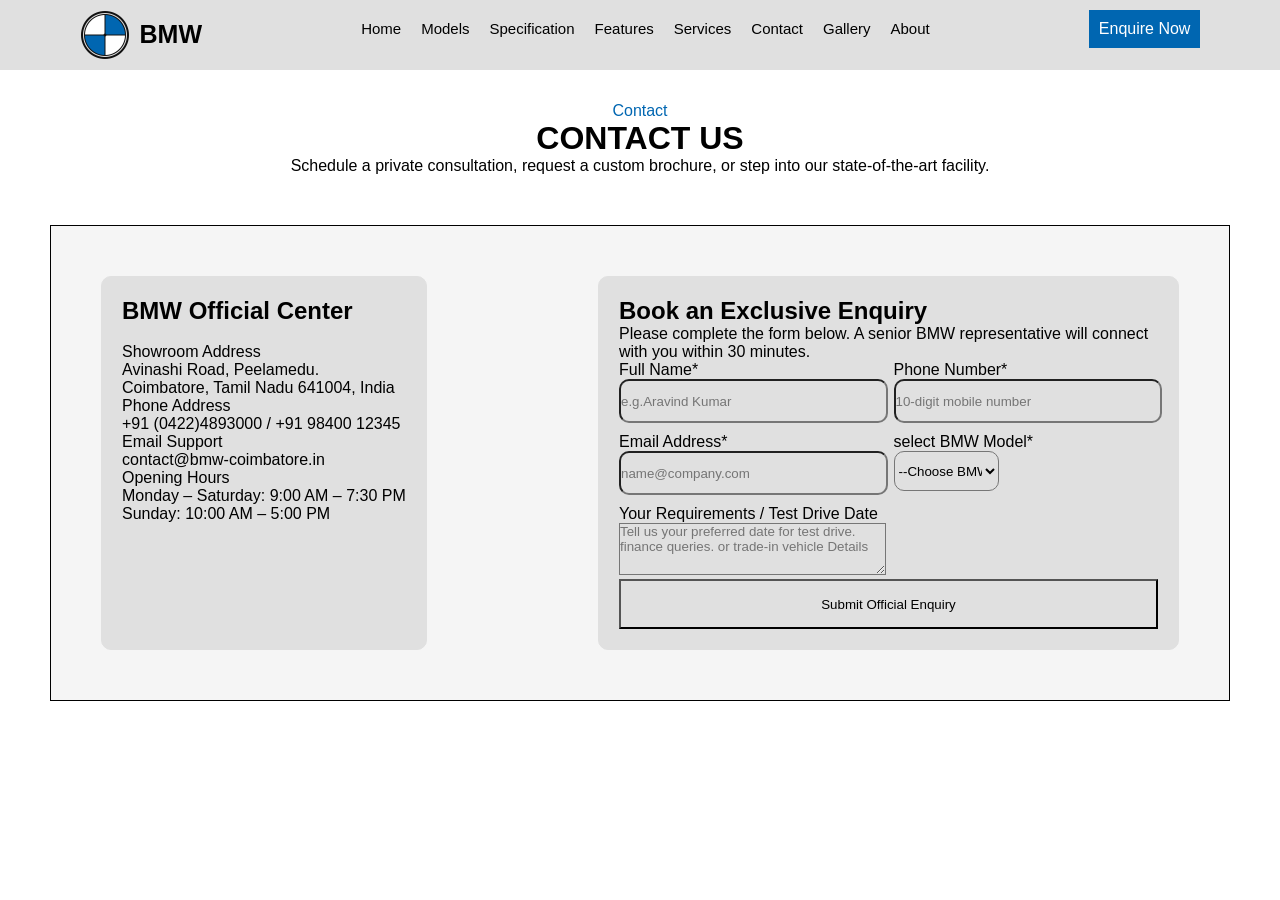
<file: contact.html>
<!DOCTYPE html>
<html lang="en">
<head>
    <meta charset="UTF-8">
    <meta name="viewport" content="width=device-width, initial-scale=1.0">
    <title>Document</title>
    <link href="style.css" rel="stylesheet">
</head>
<body>
    <div class="navbar">
        <div class="vs">
            <img src="logo.png" alt="none">
            <p>BMW</p>
        </div>
     <div class="links">
        <a href="index.html">Home</a>
        <a href="models.html">Models</a>
        <a href="specification.html">Specification</a>
        <a href="features.html">Features</a>
        <a href="services.html">Services</a>
        <a href="contact.html">Contact</a>
        <a href="gallery.html">Gallery</a>
        <a href="about.html">About</a>
    </div>
    <div class="nav-button"> 
        <button>Enquire Now</button>
    </div>
</div>
    <hr>
</div>

    <!-- CONTACT-->

<div id="Contact" style="margin-top: 100px;">
    <center><p class="contact-h">Contact</p>
    <div class="contact">
        <h1>CONTACT US</h1>
        <p>Schedule a private consultation, request a custom brochure, or step into our state-of-the-art facility.</p>
    </div></center>
<div class="contacts">
    <div class="contact-1">
        <div>
            <h2>BMW Official Center</h2>
        </div> <br>
        <div class="contact-address">
            <h3 i class="fa-solid fa-location-dot"></h3></i>Showroom Address</h3>
            <p>Avinashi Road, Peelamedu.</p>
            <p>Coimbatore, Tamil Nadu 641004, India</p>
        </div>
        <div>
            <h3 i class="fa-solid fa-phone"></h3></i>Phone Address</h3>
            <p>+91 (0422)4893000 / +91 98400 12345</p>
        </div>
        <div>
            <h3 i class="fa-solid fa-envelope"></h3></i>Email Support</h3>
            <p>contact@bmw-coimbatore.in</p>
        </div>
        <div>
            <h3 i class="fa-solid fa-clock"></h3></i>Opening Hours</h3>
            <p>Monday – Saturday: 9:00 AM – 7:30 PM</p>
            <p>Sunday: 10:00 AM – 5:00 PM</p>
        </div>
    </div>

    <div class="contact-2">
        <div class="">
            <h2>Book an Exclusive Enquiry</h2>
            <p>Please complete the form below. A senior BMW representative will connect with you within 30 minutes.</p>
        </div>
        <div class="form">
        <div class="name">
            <label>Full Name*</label>
            <input type="text" placeholder="e.g.Aravind Kumar">
        </div>
        <div>
             <label>Phone Number*</label>
            <input type="number" placeholder="10-digit mobile number">
        </div>
        <div>
             <label>Email Address*</label>
            <input type="email" placeholder="name@company.com">
        </div>
        <div>
            <label>select BMW Model*</label>
            <select>
            <option>--Choose BMW Model--</option>
            <option>XM</option>
            <option>M3</option>
            <option>M4</option>
            <option>M5</option>
            </select>
        </div>
        <div>
            <label>Your Requirements / Test Drive Date</label>
            <textarea type="text" placeholder="Tell us your preferred date for test drive. finance queries. or trade-in vehicle Details"></textarea>
        </div></div>
        <div>
            <button>Submit Official Enquiry</button>
        </div>
    </div>
</div>
</div>

</body>
</html>
</file>
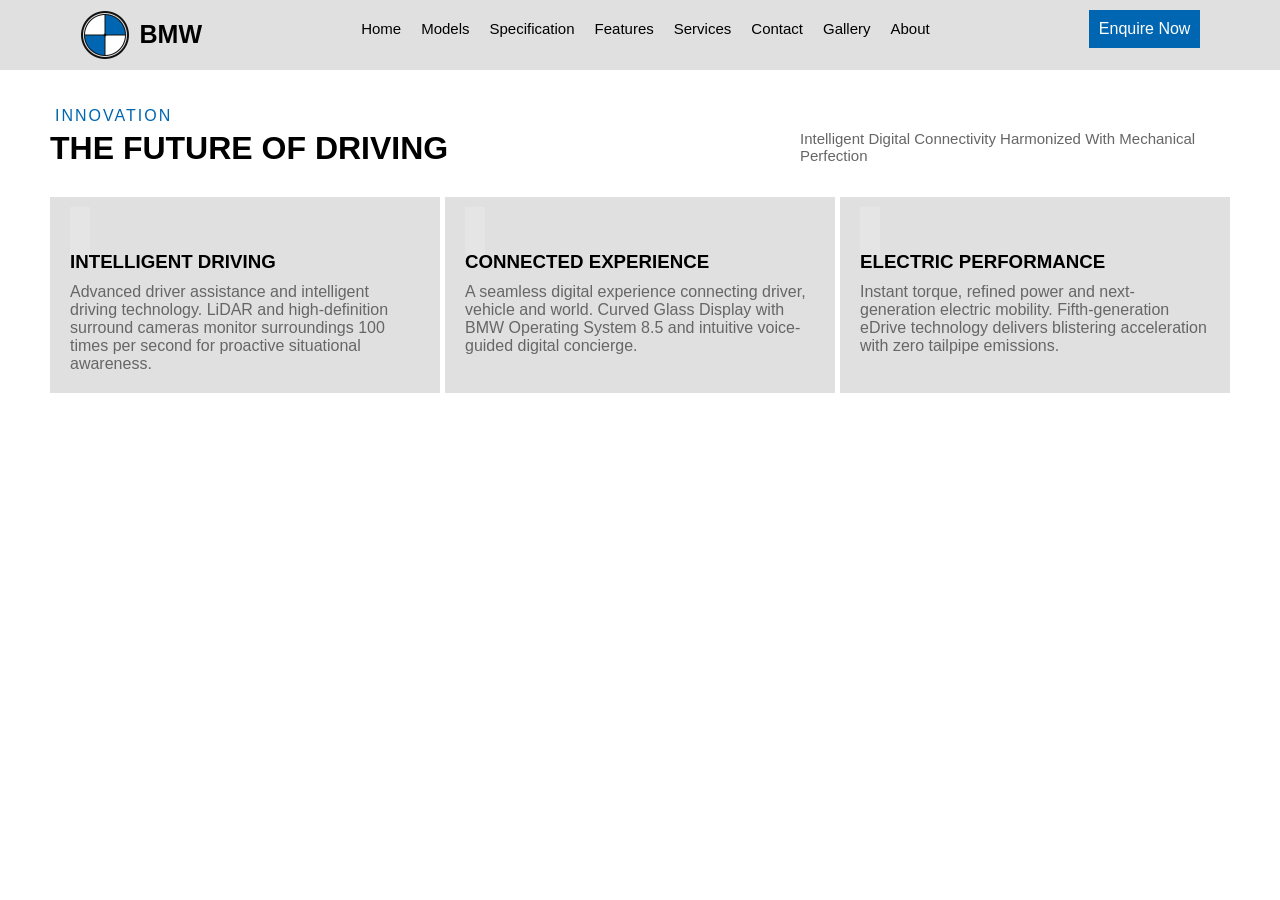
<file: features.html>
<!DOCTYPE html>
<html lang="en">
<head>
    <meta charset="UTF-8">
    <meta name="viewport" content="width=device-width, initial-scale=1.0">
    <title>Document</title>
    <link rel="stylesheet" href="style.css">

</head>
<body>
    <div class="navbar">
        <div class="vs">
            <img src="logo.png" alt="none">
            <p>BMW</p>
        </div>
     <div class="links">
         <a href="index.html">Home</a>
        <a href="models.html">Models</a>
        <a href="specification.html">Specification</a>
        <a href="features.html">Features</a>
        <a href="services.html">Services</a>
        <a href="contact.html">Contact</a>
        <a href="gallery.html">Gallery</a>
        <a href="about.html">About</a>
    </div>
    <div class="nav-button"> 
        <button>Enquire Now</button>
    </div>
</div>
    <hr>
</div>

<!--Features-->

<div class="features" id="Features" style="margin-top: 100px;">
    <p class="feature-highlight">Innovation</p>
    <div class="feature-title">
    <h1>The future of driving</h1>
    <p>intelligent digital connectivity harmonized with mechanical perfection</p>
    </div>
    <div class="feature-cards">
        <div class="feature-card">
            <i class="bx bx-brain-circuit"></i>
            <h3>Intelligent Driving</h3>
            <p>Advanced driver assistance and intelligent driving technology. LiDAR and high-definition surround cameras monitor surroundings 100 times per second for proactive situational awareness.</p>
        </div>
        <div class="feature-card">
            <i class="bx bx-devices"></i>
            <h3>Connected Experience</h3>
            <p>A seamless digital experience connecting driver, vehicle and world. Curved Glass Display with BMW Operating System 8.5 and intuitive voice-guided digital concierge.</p>
        </div>
        <div class="feature-card">
            <i class="bx bx-bolt-alt"></i>
            <h3>Electric Performance</h3>
            <p>Instant torque, refined power and next-generation electric mobility. Fifth-generation eDrive technology delivers blistering acceleration with zero tailpipe emissions.</p>
        </div>
    </div>
</div>
</body>
</html>
</file>
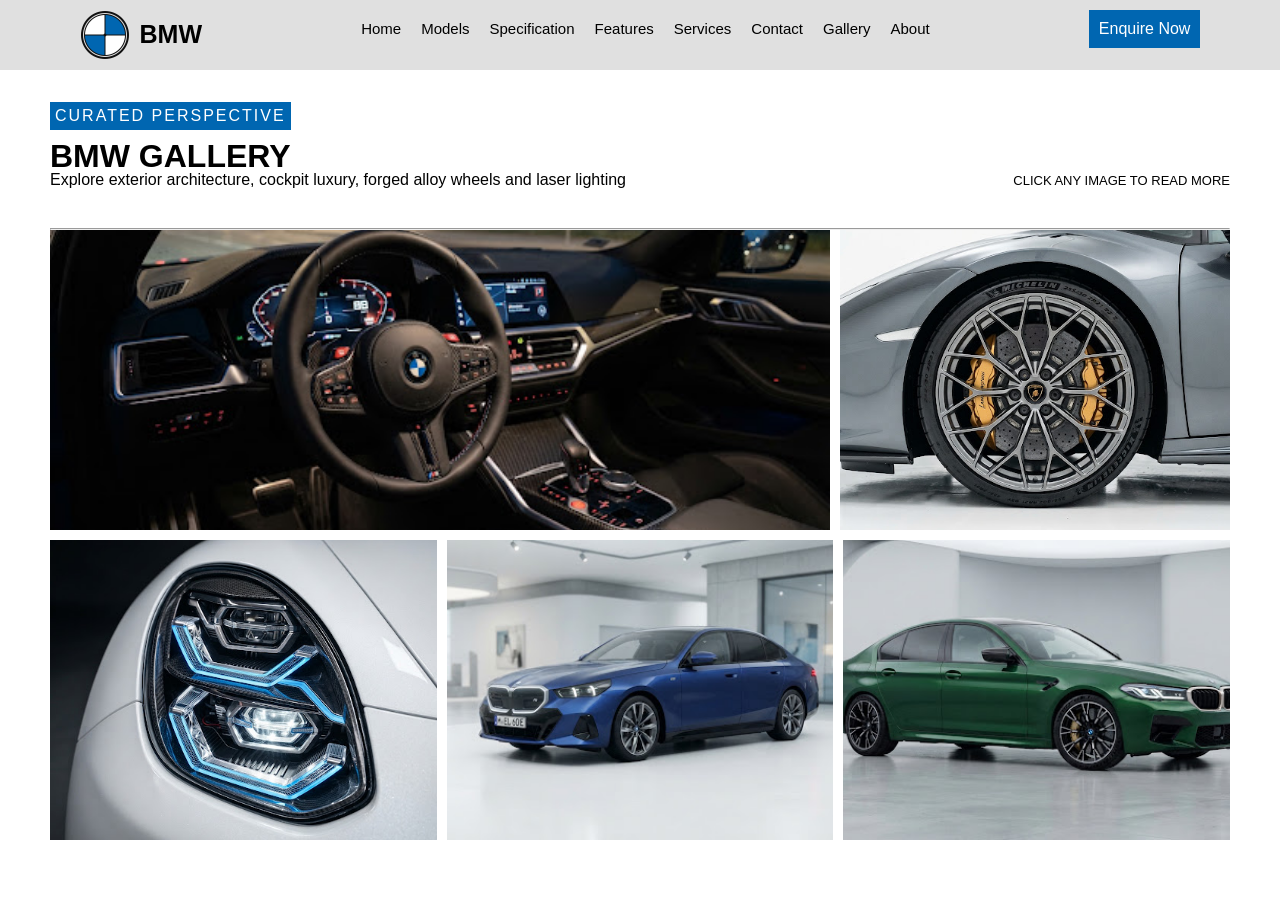
<file: gallery.html>
<!DOCTYPE html>
<html lang="en">
<head>
    <meta charset="UTF-8">
    <meta name="viewport" content="width=device-width, initial-scale=1.0">
    <title>Document</title>
    <link href="style.css" rel="stylesheet">

</head>
<body>
    <div class="navbar">
        <div class="vs">
            <img src="logo.png" alt="none">
            <p>BMW</p>
        </div>
     <div class="links">
         <a href="index.html">Home</a>
        <a href="models.html">Models</a>
        <a href="specification.html">Specification</a>
        <a href="features.html">Features</a>
        <a href="services.html">Services</a>
        <a href="contact.html">Contact</a>
        <a href="gallery.html">Gallery</a>
        <a href="about.html">About</a>
    </div>
    <div class="nav-button"> 
        <button>Enquire Now</button>
    </div>
</div>
    <hr>
</div>

    <!--Gallery-->
<div class="gallery" id="Gallery" style="margin-top: 100px;">
    <p class="gallery-highlight">Curated Perspective</p>
    <div class="gallery-title">
        <div class="title-left">
            <h1>BMW GALLERY</h1>
            <p>Explore exterior architecture, cockpit luxury, forged alloy wheels and laser lighting</p>
        </div>
        <div class="title-right">
            <p>click any image to read more</p>
        </div>
    </div>
    <hr class="line">
    <div class="gallery-grid">
        <div class="large-part">
            <div class="car-image">
                <img src="interior.jpg" alt="interior">
            </div>
            <div class="car-image">
                <img src="allay.jpg" alt="alloy">
            </div>
        </div>
        <div class="small-part">
            <div class="car-image">
                <img src="unnamed (2).jpg" alt="lights">
            </div>
            <div class="car-image">
                <img src="i5.jpg" alt="sports">
            </div>
            <div class="car-image">
                <img src="m5.jpg" alt="electric">
            </div>
        </div>
    </div>
</div>
</body>
</html>
</file>
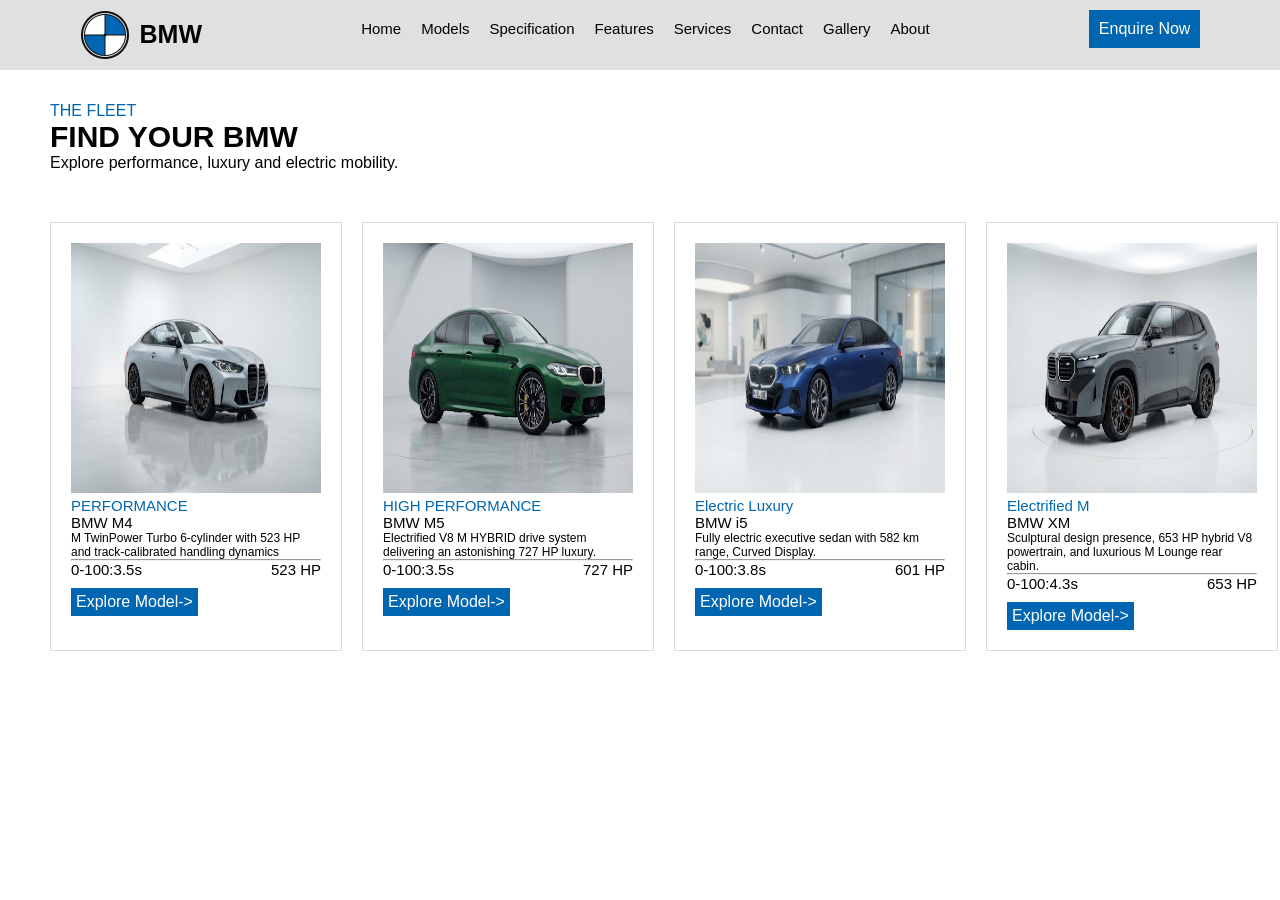
<file: models.html>
<!DOCTYPE html>
<html lang="en">
<head>
    <meta charset="UTF-8">
    <meta name="viewport" content="width=device-width, initial-scale=1.0">
    <title>Document</title>
    <link rel="stylesheet" href="style.css">
</head>
<body>
    <div class="navbar">
        <div class="vs">
            <img src="logo.png" alt="none">
            <p>BMW</p>
        </div>
     <div class="links">
        <a href="index.html">Home</a>
        <a href="models.html">Models</a>
        <a href="specification.html">Specification</a>
        <a href="features.html">Features</a>
        <a href="services.html">Services</a>
        <a href="contact.html">Contact</a>
        <a href="gallery.html">Gallery</a>
        <a href="about.html">About</a>
    </div>
    <div class="nav-button"> 
        <button>Enquire Now</button>
    </div>
</div>
    <hr>
</div>
    <!--featured models-->

<div class="content" id="Models" style="margin-top: 100px;">
    <p class="content-1">THE FLEET</p>
    <h2>FIND YOUR BMW</h2>
    <p>Explore performance, luxury and electric mobility.</p>
</div>

<div class="cards">
<div class="card">
        <img src="m4.jpg" alt="none" height="250px" width="250px">
    <div class="card-1">
        <p>PERFORMANCE</p>
    </div>
    <div class="card-2">
        <h2>BMW M4</h2>
    </div>
    <div class="card-3">
        M TwinPower Turbo 6-cylinder with 523 HP and track-calibrated handling dynamics
    </div><hr>
    <div class="card-4">
        <p>0-100:3.5s</p>
        <p>523 HP</p>
    </div>
    <div class="card-5">
        <button>Explore Model-></button>
    </div>
</div>

    <div class="card">
        <img src="bmw m5.jpg" alt="none" height="250px" width="250px">
        <div class="card-1">
            <p>HIGH PERFORMANCE</p>
        </div>
        <div class="card-2">
            <h2>BMW M5</h2>
        </div>
        <div class="card-3">
            Electrified V8 M HYBRID drive system delivering an astonishing 727 HP luxury.
        </div><hr>
        <div class="card-4">
            <p>0-100:3.5s</p>
            <p>727 HP</p>
        </div>
        <div class="card-5">
            <button>Explore Model-></button>
        </div>
    </div>

     <div class="card">
        <img src="i5.jpg" alt="none" height="250px" width="250px">
    <div class="card-1">
        <p>Electric Luxury</p>
    </div>
    <div class="card-2">
        <h2>BMW i5</h2>
    </div>
    <div class="card-3">
        Fully electric executive sedan with 582 km range, Curved Display.
    </div><hr>
    <div class="card-4">
        <p>0-100:3.8s</p>
        <p>601 HP</p>
    </div>
    <div class="card-5">
        <button>Explore Model-></button>
    </div>
</div>
<div class="card">
        <img src="xm.jpg" alt="none" height="250px" width="250px">
    <div class="card-1">
        <p>Electrified M</p>
    </div>
    <div class="card-2">
        <h2>BMW XM</h2>
    </div>
    <div class="card-3">
        Sculptural design presence, 653 HP hybrid V8 powertrain, and luxurious M Lounge rear cabin.
    </div><hr>
    <div class="card-4">
        <p>0-100:4.3s</p>
        <p>653 HP</p>
    </div>
    <div class="card-5">
        <button>Explore Model-></button>
    </div>
</div>
</div>
</body>
</html>
</file>
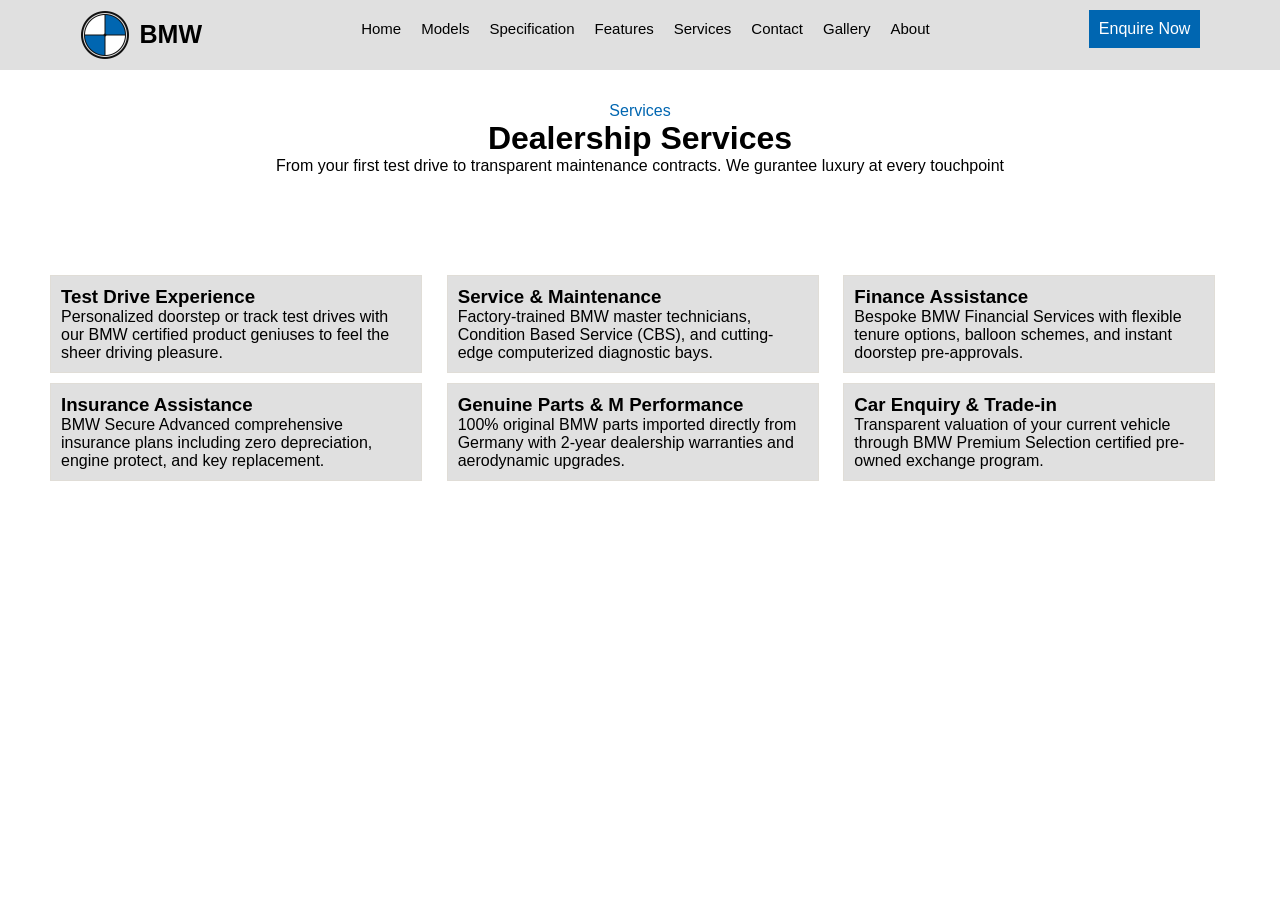
<file: services.html>
<!DOCTYPE html>
<html lang="en">
<head>
    <meta charset="UTF-8">
    <meta name="viewport" content="width=device-width, initial-scale=1.0">
    <title>Document</title>
    <link href="style.css" rel="stylesheet">
</head>
<body>
    <div class="navbar">
        <div class="vs">
            <img src="logo.png" alt="none">
            <p>BMW</p>
        </div>
     <div class="links">
         <a href="index.html">Home</a>
        <a href="models.html">Models</a>
        <a href="specification.html">Specification</a>
        <a href="features.html">Features</a>
        <a href="services.html">Services</a>
        <a href="contact.html">Contact</a>
        <a href="gallery.html">Gallery</a>
        <a href="about.html">About</a>
    </div>
    <div class="nav-button"> 
        <button>Enquire Now</button>
    </div>
</div>
    <hr>
</div>

    <!-- Services -->

<div class="service-section" id="Services" style="margin-top: 100px;">
<center><p class="service-highlight">Services</p>
    <div class="service-title">
        <h1>Dealership Services</h1>
        <p>From your first test drive to transparent maintenance contracts. We gurantee luxury at every touchpoint</p>
    </div></center>
    <div class="service-grid">
        <div class="service-content">
            <i class="fa-solid fa-car-side" style="font-size: 25px; margin-bottom: 10px;"></i>
            <h3>Test Drive Experience</h3>
            <p>Personalized doorstep or track test drives with our BMW certified product geniuses to feel the sheer driving pleasure.</p>
        </div>

        <div class="service-content">
            <i class="fa-solid fa-screwdriver-wrench" style="font-size: 25px; margin-bottom: 10px;"></i>
            <h3>Service & Maintenance</h3>
            <p>Factory-trained BMW master technicians, Condition Based Service (CBS), and cutting-edge computerized diagnostic bays.</p>
        </div>
        <div class="service-content">
            <i class="fa-solid fa-credit-card" style="font-size: 25px; margin-bottom: 10px;"></i>
            <h3>Finance Assistance</h3>
            <p>Bespoke BMW Financial Services with flexible tenure options, balloon schemes, and instant doorstep pre-approvals.</p>
        </div>
        <div class="service-content">
            <i class="fa-solid fa-shield" style="font-size: 25px; margin-bottom: 10px;"></i>
            <h3>Insurance Assistance</h3>
            <p>BMW Secure Advanced comprehensive insurance plans including zero depreciation, engine protect, and key replacement.</p>
        </div>
        <div class="service-content">
            <i class="fa-solid fa-gear" style="font-size: 25px; margin-bottom: 10px;"></i>
            <h3>Genuine Parts & M Performance</h3>
            <p>100% original BMW parts imported directly from Germany with 2-year dealership warranties and aerodynamic upgrades.</p>
        </div>
        <div class="service-content">
            <i class="fa-regular fa-paper-plane" style="font-size: 25px; margin-bottom: 10px;"></i>
            <h3>Car Enquiry & Trade-in</h3>
            <p>Transparent valuation of your current vehicle through BMW Premium Selection certified pre-owned exchange program.</p>
        </div>
    </div>
</div>

</body>
</html>
</file>
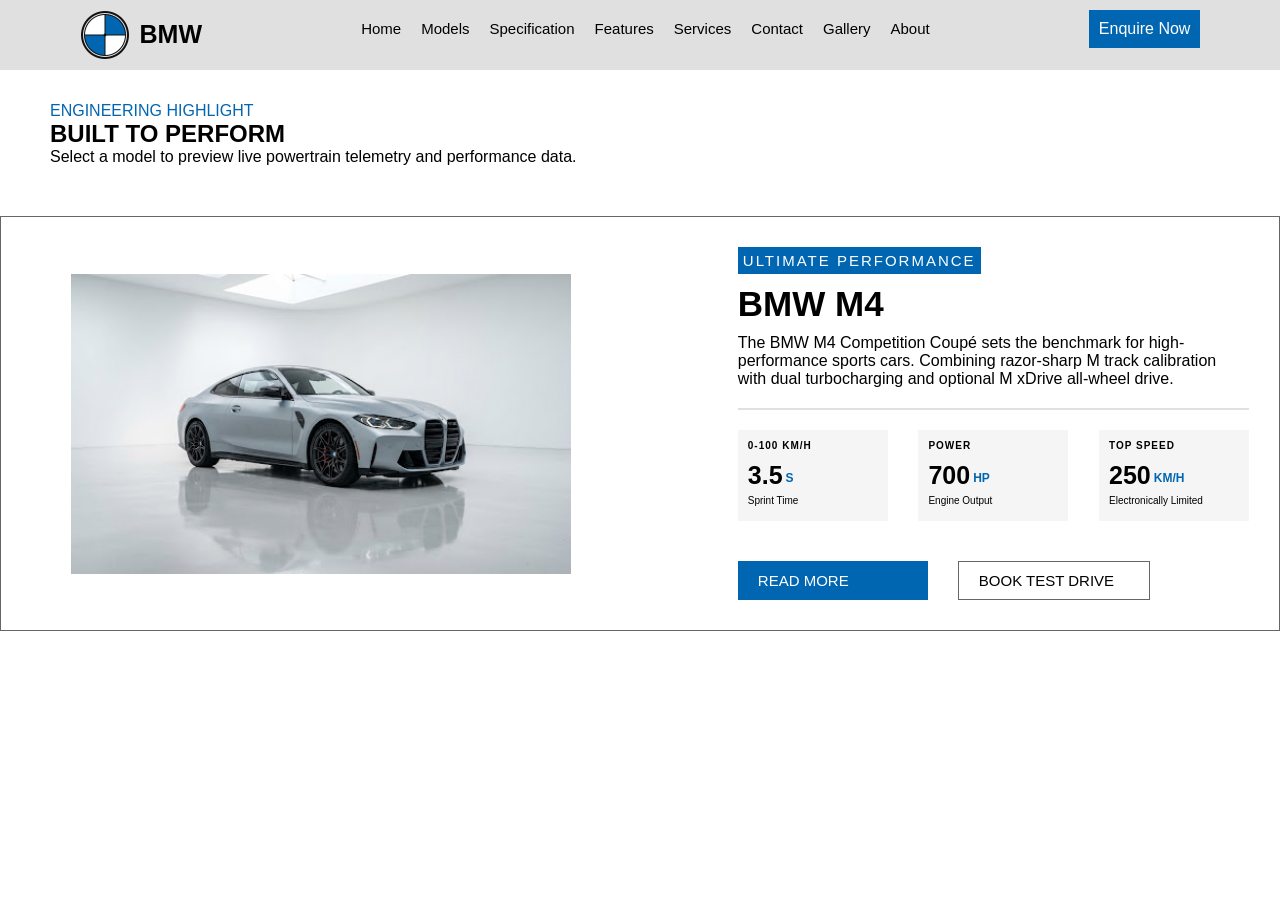
<file: specification.html>
<!DOCTYPE html>
<html lang="en">
<head>
    <meta charset="UTF-8">
    <meta name="viewport" content="width=device-width, initial-scale=1.0">
    <title>Document</title>
    <link rel="stylesheet" href="style.css">
</head>
<body>
     <div class="navbar">
        <div class="vs">
            <img src="logo.png" alt="none">
            <p>BMW</p>
        </div>
     <div class="links">
        <a href="index.html">Home</a>
        <a href="models.html">Models</a>
        <a href="specification.html">Specification</a>
        <a href="features.html">Features</a>
        <a href="services.html">Services</a>
        <a href="contact.html">Contact</a>
        <a href="gallery.html">Gallery</a>
        <a href="about.html">About</a>
    </div>
    <div class="nav-button"> 
        <button>Enquire Now</button>
    </div>
</div>
    <hr>
</div>
    <!--Specification-->

<div class="all" id="Specification" style="margin-top: 100px;">
    <p class="head">ENGINEERING HIGHLIGHT</p>
    <h2>BUILT TO PERFORM</h2>
    <p>Select a model to preview live powertrain telemetry and performance data.</p>
</div>

 <div class="card-specs">
        <div class="card-spec-image">
            <img src="m4.jpg" alt="M8" id="model-image" height="300px" width="500px">
        </div>
        <div class="card-spec-content">
            <p class="spec-highlight">Ultimate Performance</p>
            <h2 id="model-name">BMW M4</h2>
            <p id="model-description">The BMW M4 Competition Coupé sets the benchmark for high-performance sports cars. Combining razor-sharp M track calibration with dual turbocharging and optional M xDrive all-wheel drive.</p>
            <hr class="spec-line">
            <div class="specs">
                <div class="speed card-spec">
                    <p class="spec-title">0-100 km/h</p>
                    <div class="values">
                        <h3 id="acceleration">3.5</h3>
                        <span>S</span>
                    </div>
                    <p>Sprint Time</p>
                </div>
                <div class="power card-spec">
                    <p class="spec-title">Power</p>
                    <div class="values">
                        <h3 id="power">700</h3>
                        <span>HP</span>
                    </div>
                    <p>Engine Output</p>
                </div>
                <div class="top-speed card-spec">
                    <p class="spec-title">Top Speed</p>
                    <div class="values">                                                                                                                   
                        <h3 id="speed">250</h3>
                        <span>km/h</span>
                    </div>
                    <p>Electronically Limited</p>
                </div>
            </div>
            <div class="spec-buttons">
                <button class="read-more">Read More</button>
                <button class="book-test-drive">Book Test Drive</button>
            </div>
        </div>
    </div>
</div>
</body>
</html>
</file>
<file: style.css>
/* index.html */
*{
    font-family: "Hanken Grotesk", sans-serif;
    padding: 0px;
    margin: 0px;
} 
.navbar{
    display: flex;
    justify-content: space-around;
    padding: 10px 30px 10px 0px;
    width: 100%;
    background-color: #E0E0E0;
    position: fixed;
    margin-bottom: 200px;

}
.links{
    font-size: 15px;
    display: flex;
    gap: 20px;
    
}
.links a{
    color: black;
    text-decoration: none;
    margin-top: 10px;
}
.links :hover{
    color: #0066b1;

}
.vs img{
    height: 50px;
    width: 50px;
}
.vs p{
    margin-top: 10px;
    font-size: 25px;
    font-weight: 600;
}
.nav-button button{
    all: unset;
    background-color: #0066b1;
    color: white;
    padding: 10px;
}
.vs{
    display: flex;
    gap: 10px;
}
.car{
    display: flex;
    justify-content: space-between;
    height: 370px;
    margin: 100px 50px 100px 50px;   
}
.car-text li{
    color: #0066b1;
    font-size: 25px;
}
.car-text h1{
    font-size: 60px;
    line-height: 0.95;
}
.car-text button{
    all: unset;
    background-color: #0066b1;
    color: white;
    padding: 10px;
}
.car-text span{
    color: #0066b1;
}
.img{
    height: 500px;
    width: 500px;
}
.content{
    margin: 10px 50px;
    gap: 20px;
}
.content h2{
    font-size: 30px;
}
.content-1{
    color: #0066b1;
}

/* featured models */

.cards{
    display: grid;
    grid-template-columns: 1fr 1fr 1fr 1fr;
    gap: 20px;
    margin: 50px;
}
.card{
    border: 1px solid #ddd8d8;
    padding: 20px;
}
.card hr{
    color: #ddd8d8;
}
.card-1 p{
    color: #0066b1;
    font-size: 15px;
}
.card-2 h2{
    font-size: 15px;
    font-weight: 500;
}
.card-3{
    font-size: 12px;
}
.card-4{
    display: flex;
    justify-content: space-between;
    margin-bottom: 10px;
    font-size: 15px;
}
.card-5 button{
    all: unset;
    background-color: #0066b1;
    color: white;
    padding: 5px;
}

/*All models */

.all{
    margin: 50px;
}
.head{
    color: #0066b1;
}
.card-specs{
    display: flex;
    justify-content: space-between;
    border: 1px solid #666666;
}
.card-spec-image{
    width:50%;
    display: flex;
    justify-content: center;
    align-items: center;
}
.card-spec-content{
    width:40%;
    padding: 30px;
}
.spec-highlight{
    background-color: #0066B1;
    color: white;
    display: inline-block;
    text-transform: uppercase;
    letter-spacing: 2px;
    font-size: 15px;
    margin-bottom: 10px;
    padding: 5px;
}
.card-spec-content h2{
    font-size: 35px;
    margin-bottom: 10px;
}
.card-spec-content p{
    margin-bottom: 10px;
}
.spec-line{
    border: 1px solid #E0E0E0;
    margin: 20px 0px;
}
.specs{
    display: flex;
    justify-content: space-between;
    margin-bottom: 40px;
}
.card-spec{
    background-color: #F5F5F5;
    padding: 10px;
    width: 130px;
}
.card-spec p{
    font-size: 10px;
    margin-bottom: 5px;
}
.values{
    display: flex;
    align-items: center;
    margin-top:10px;
    gap: 3px;
    font-family: "IBM Plex Serif", serif;
    font-weight: 700;
    font-style: normal;
}
.card-spec h3{
    font-size: 25px;
    margin-bottom: 5px;
}
.card-spec span{
    font-size: 12px;
    text-transform: uppercase;
    color: #0066B1;
}
.spec-title{
    text-transform: uppercase;
    font-weight: 700;
    letter-spacing: 1px;
}
.spec-buttons{
    display: flex;
    gap: 30px;
    text-transform: uppercase;
}  
.spec-buttons .read-more{
    all: unset;
    padding: 10px 20px;
    background-color:  #0066B1;
    color: white;
    font-size: 15px;
    width: 150px;
}
.spec-buttons .book-test-drive{
    all: unset;
    width: 150px;
    padding: 10px 20px;
    border: 1px solid #666666;
    color: black;
    font-size: 15px;
}

/*Features*/

.features{
    margin: 70px 50px;
}
.feature-highlight{
    text-transform: uppercase;
    color: #0066B1;
    display: inline-block;
    padding: 5px;
    letter-spacing: 2px;
}
.feature-title{
    display: flex;
    justify-content: space-between;
    margin-bottom: 30px;
}
.feature-title h1{
    text-transform: uppercase;
}
.feature-title p{
    width: 430px;
    text-transform: capitalize;
    color: #666666;
    font-size: 15px;
}
.feature-cards{
    display: flex;
    justify-content: space-between;
}
.feature-card{
    background-color:#E0E0E0;
    width: 350px;
    padding: 20px;
}
.feature-card i{
 color:#0066B1;
 background-color:#e5e5e5;
 padding: 10px;
 font-size: 30px;
 margin-bottom: 10px;
}
.feature-card h3{
    text-transform: uppercase;
    margin-bottom: 10px;
}
.feature-card p{
    color: #666666;
}
.feature-cards{
    display: flex;
    justify-content: space-between;
}
.feature-card{
    background-color:#E0E0E0;
    width: 350px;
    padding: 20px;
}
.feature-card i{
 color:#0066B1;
 background-color:#e5e5e5;
 padding: 10px;
 font-size: 30px;
 margin-bottom: 10px;
}
.feature-card h3{
    text-transform: uppercase;
    margin-bottom: 10px;
}
.feature-card p{
    color: #666666;
}
.gallery{
    margin: 0px 50px 50px 50px;
}
.gallery-highlight{
    text-transform: uppercase;
    background-color: #0066B1;
    color: white;
    display: inline-block;
    padding: 5px;
    letter-spacing: 2px;
    margin-bottom: 10px;
}
.gallery-title{
    display: flex;
    justify-content: space-between;
    margin-bottom: 40px;
}
.title-left{
    line-height: 1;
}
.title-right{
    display: flex;
    align-items: end;
    text-transform: uppercase;
    font-size: 13px;
}
.car-image {
    height: 300px;
    overflow: hidden;
}
.gallery-grid img{
    width: 100%;
    height: 100%;
    display: block;
    object-fit: cover;
}
.gallery-grid .large-part{
    display: grid;
    grid-template-columns: 2fr 1fr;
    gap: 10px;
    margin-bottom: 10px;
}
.gallery-grid .small-part{
    display: grid;
    grid-template-columns: repeat(3, 1fr);   
    gap: 10px;
}

/* Services */

.service-highlight{
    color: #0066B1;
}
.service-title{
    margin-bottom: 40px;
}
.service-grid{
    display: grid;
    grid-template-columns: repeat(3,1fr);
    gap: 10px;
    margin:100px 50px;

}
.service-content{
    width: 350px;
    background-color: #E0E0E0;
    padding: 10px;

}
.service-grid .service-content{
    border: 1px solid rgb(224, 221, 215); 

}

/* CONTACT */

.contact-h{
    color: #0066B1;   
}
.contacts{
    display: flex;
    border: 1px solid;
    margin: 50px ;
    padding: 50px;
    justify-content: space-between;
    background-color:#F5F5F5;
}
.contact-1{
    border: 1px solid #E0E0E0;
    border-radius: 10px;
    padding: 20px;
    background-color: #E0E0E0;
}
.contact-2{
    border: 1px solid #E0E0E0;
    border-radius: 10px;
    background-color: #E0E0E0;
    padding: 20px;
    width: 50%;
} 
label{
    display: block;
}
.form{
    display: grid;
    grid-template-columns: 1fr 1fr;
    gap: 10px;
}
input{
    width: 100%;
    height: 40px;
    border-radius: 10px ;
    background-color: #E0E0E0
}
select{
    width: 40%;
    height: 40px;
    border-radius: 10px;
    background-color: #E0E0E0;
}
textarea{
    width: 100%;
    height: 50px;
    background-color: #E0E0E0;
}
button{
    width: 100%;
    height: 50px;
    background-color: #E0E0E0;
}


/* footer Section */

.footer{
    margin: 50px 50px;
}
.main-footer-content{
    display: flex;
    justify-content: space-between;
    gap: 15px;
}
.brand-content{
    width: 350px;
}
.logo-name{
    display: flex;
    gap: 10px;
    font-size: 10px;
    align-items: center;
    margin-bottom: 10px;
}
.social-links{
    margin-bottom: 50px;
}
.content , .quick-links h3 , .popular-models h3, .services h3{
    margin-bottom: 10px;
}
.quick-links li{
    list-style: none;
    margin-bottom: 3px;
}
.quick-links a{
    text-decoration: none;
    color: black;
}
.popular-models p, .services p{
    margin-bottom: 3px;
}
.sub-footer-content{
    display: flex;
    justify-content: space-between;
    font-size: 12px;
}
</file>
